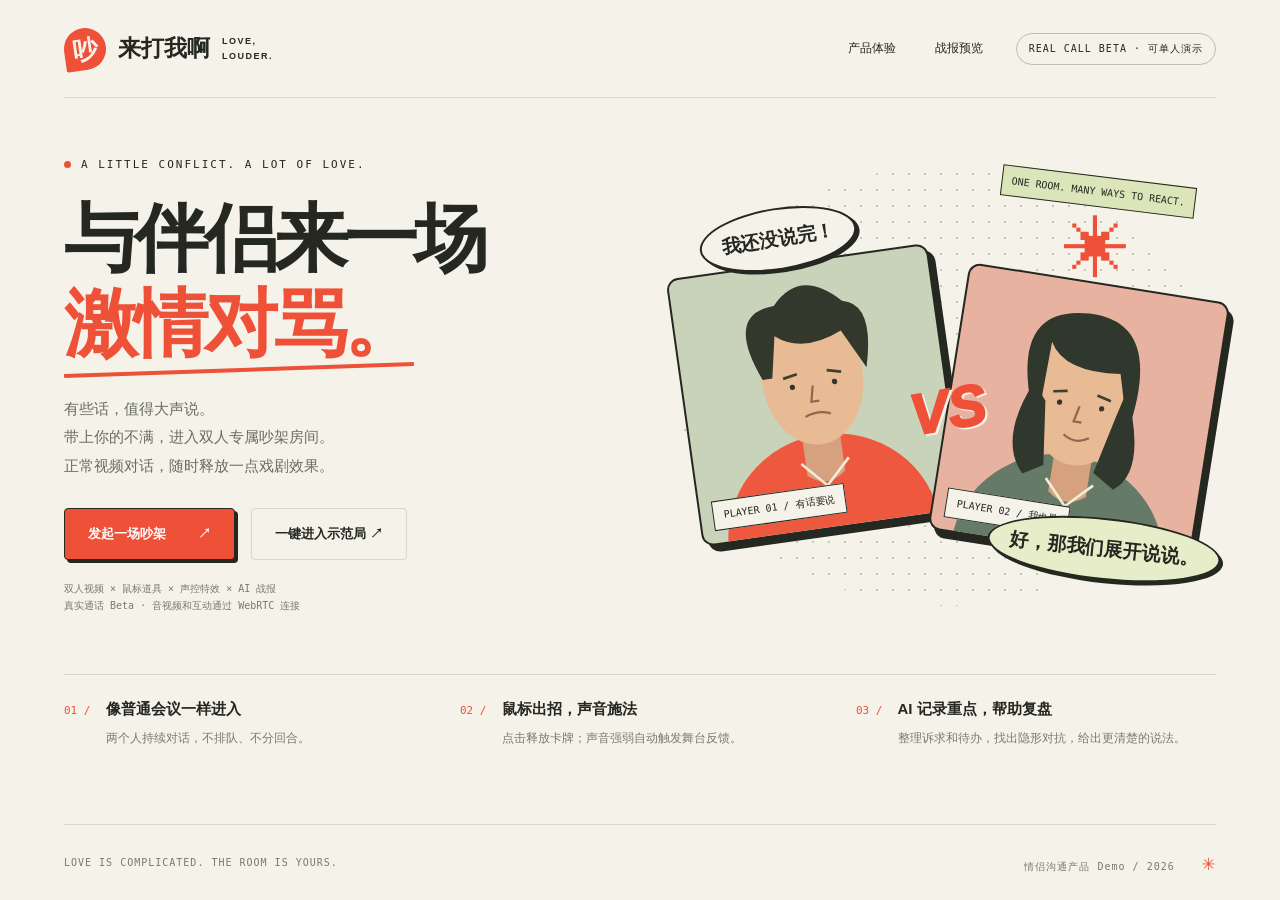
<file: index.html>
<!doctype html>
<html lang="zh-CN">
<head><meta charset="utf-8"><meta name="viewport" content="width=device-width, initial-scale=1"><title>来打我啊 · 情侣吵架助手</title><link rel="stylesheet" href="style.css"><link rel="stylesheet" href="game.css"><link rel="stylesheet" href="reactions.css"></head>
<body>
<link rel="stylesheet" href="rage.css?v=3">
<link rel="stylesheet" href="rage-themes.css?v=3">
<header><a class="brand" href="#" aria-label="返回首页"><span class="brand-icon">吵</span> 来打我啊<span class="brand-en">LOVE, LOUDER.</span></a><nav><button data-go="home">产品体验</button><button data-go="report">战报预览</button><span class="demo">REAL CALL BETA · 可单人演示</span></nav></header>
<main id="app"></main><div id="toast" role="status"></div>
<dialog id="modal"></dialog>
<footer><span>LOVE IS COMPLICATED. THE ROOM IS YOURS.</span><span>情侣沟通产品 Demo / 2026 <b>✳</b></span></footer>
<script src="peerjs.min.js"></script>
<script src="rage.js?v=4"></script>
<script src="head-tracker.js?v=4"></script>
<script src="rage-painter.js?v=4"></script>
<script src="game.js?v=3"></script></body></html>
</file>
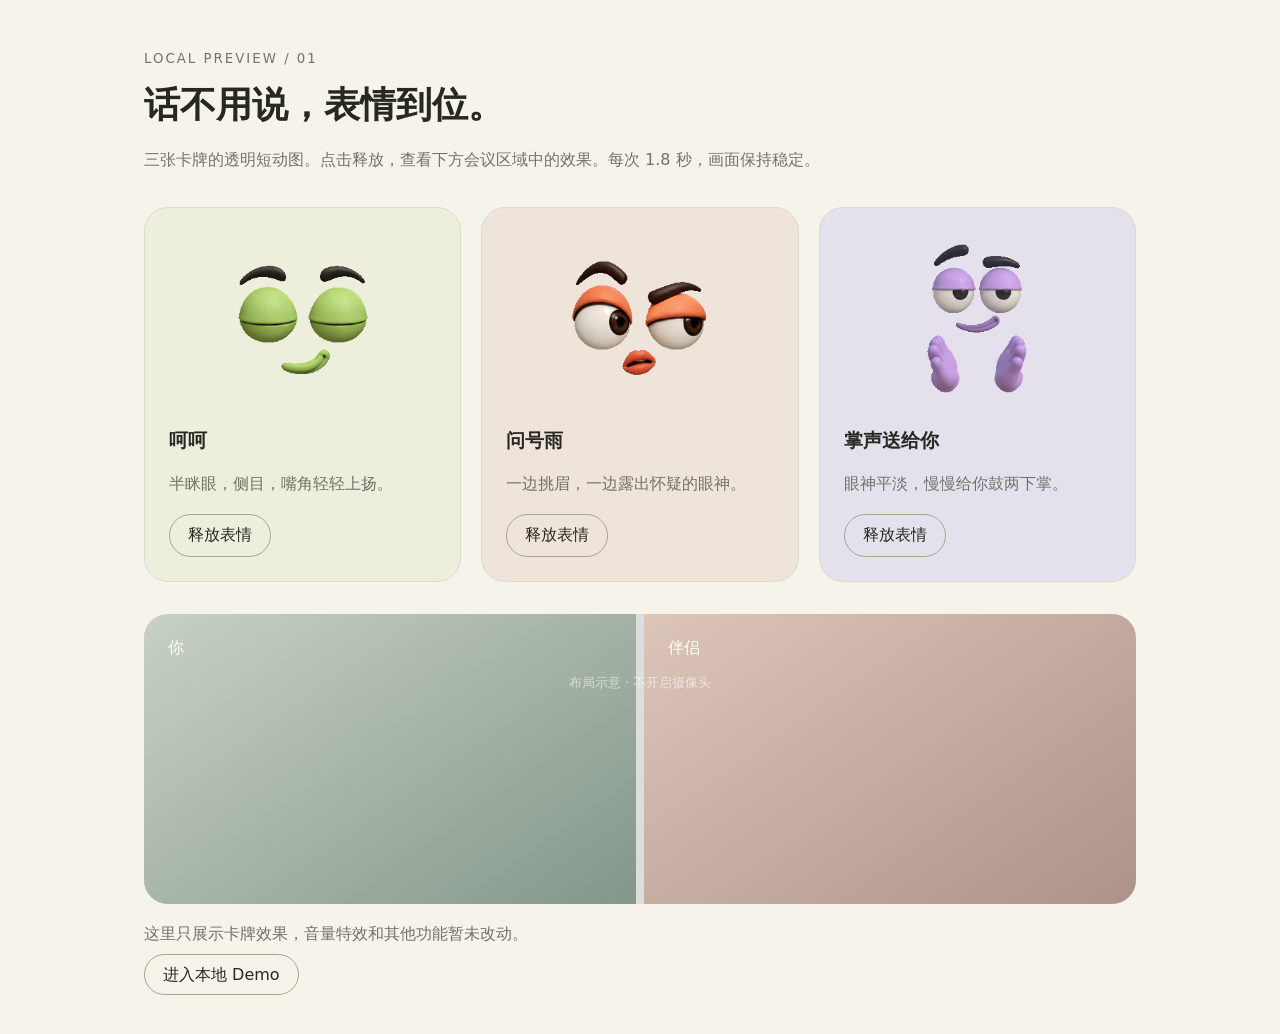
<file: card-preview.html>
<!doctype html>
<html lang="zh-CN">
<meta charset="utf-8">
<meta name="viewport" content="width=device-width,initial-scale=1">
<title>三张表情卡 · 本地预览</title>
<link rel="stylesheet" href="reactions.css">
<style>
*{box-sizing:border-box}body{margin:0;background:#f6f3eb;color:#272822;font-family:system-ui,sans-serif}main{max-width:1040px;margin:auto;padding:48px 24px}small{letter-spacing:2px;color:#727568}h1{font-size:36px;margin:14px 0}p{color:#717369;line-height:1.8}.cards{display:grid;grid-template-columns:repeat(3,1fr);gap:20px;margin:32px 0}.sample{border:1px solid #d8dbcd;border-radius:24px;padding:24px;background:#edeedc}.sample:nth-child(2){background:#efe4da}.sample:nth-child(3){background:#e4e1ed}.sample img{display:block;width:180px;height:180px;margin:auto}button,a{font:inherit;color:inherit;border:1px solid #a2a68f;border-radius:30px;padding:10px 18px;cursor:pointer;background:transparent;text-decoration:none}button:hover{background:#fff8}.scene{height:290px;position:relative;display:grid;grid-template-columns:1fr 1fr;gap:8px;border-radius:24px;overflow:hidden;background:#ddd}.person{padding:24px;background:linear-gradient(145deg,#c8d1c3,#83978b);color:#fff}.person+ .person{background:linear-gradient(145deg,#dcc6b8,#ad9289)}.hint{position:absolute;top:28px;left:0;right:0;text-align:center;color:#fff9;font-size:13px}.scene .card-reaction{bottom:14px}h2{font-size:19px}@media(max-width:640px){.cards{grid-template-columns:1fr}h1{font-size:28px}}
#reaction{position:absolute;inset:0;pointer-events:none}.hint{top:60px}
</style>
<main>
<small>LOCAL PREVIEW / 01</small>
<h1>话不用说，表情到位。</h1>
<p>三张卡牌的透明短动图。点击释放，查看下方会议区域中的效果。每次 1.8 秒，画面保持稳定。</p>
<div class="cards">
<article class="sample"><img src="assets/reactions/hehe.gif" alt="侧目冷笑"><h2>呵呵</h2><p>半眯眼，侧目，嘴角轻轻上扬。</p><button data-effect="hehe">释放表情</button></article>
<article class="sample"><img src="assets/reactions/question.gif" alt="挑眉疑惑"><h2>问号雨</h2><p>一边挑眉，一边露出怀疑的眼神。</p><button data-effect="question">释放表情</button></article>
<article class="sample"><img src="assets/reactions/applause.gif" alt="敷衍鼓掌"><h2>掌声送给你</h2><p>眼神平淡，慢慢给你鼓两下掌。</p><button data-effect="applause">释放表情</button></article>
</div>
<div class="scene"><div class="person">你</div><div class="person">伴侣</div><span class="hint">布局示意 · 不开启摄像头</span><div id="reaction"></div></div>
<p>这里只展示卡牌效果，音量特效和其他功能暂未改动。</p><a href="./">进入本地 Demo</a>
</main>
<script>
let timer;
document.querySelectorAll('[data-effect]').forEach(button => button.onclick = () => {
  clearTimeout(timer);
  const img = new Image();
  img.className = 'card-reaction'; img.alt = '';
  img.src = `assets/reactions/${button.dataset.effect}.gif?play=${Date.now()}`;
  document.querySelector('#reaction').replaceChildren(img);
  timer = setTimeout(() => img.remove(), 1800);
});
</script>
</html>
</file>
<file: style.css>
:root{--paper:#f5f2e9;--ink:#242820;--red:#ee5038;--line:#d6d7cc;--muted:#777b70;--green:#dce5b9}*{box-sizing:border-box}body{margin:0;background:var(--paper);color:var(--ink);font-family:Arial,'PingFang SC','Microsoft YaHei',sans-serif}button,input,textarea{font:inherit}button,a{-webkit-tap-highlight-color:transparent}button{cursor:pointer;color:inherit}button{border:0;background:none}button:disabled{cursor:not-allowed;opacity:.45}button:focus-visible,a:focus-visible,input:focus-visible,textarea:focus-visible{outline:3px solid var(--red);outline-offset:4px}header{height:98px;border-bottom:1px solid var(--line);display:flex;align-items:center;justify-content:space-between;margin:0 5%;gap:20px}.brand{display:flex;align-items:center;gap:12px;font-weight:900;font-size:23px;text-decoration:none;color:inherit}.brand-icon{display:grid;place-items:center;background:var(--red);color:var(--paper);width:42px;height:42px;border-radius:50% 50% 50% 5%;transform:rotate(-8deg);font-size:25px}.brand-en{font-size:9px;letter-spacing:1.5px;max-width:50px;line-height:1.6}nav{display:flex;gap:27px;align-items:center;font-size:12px}.demo{font:10px monospace;border:1px solid #bbbeb0;border-radius:20px;padding:8px 12px;letter-spacing:1px}main{min-height:calc(100vh - 174px);max-width:1440px;margin:auto;padding:48px 5% 40px}footer{margin:0 5%;border-top:1px solid var(--line);min-height:76px;display:flex;align-items:center;justify-content:space-between;font:10px monospace;letter-spacing:1px;color:var(--muted)}footer b{color:var(--red);font-size:22px;margin-left:20px}.eyebrow{font:11px monospace;letter-spacing:2px;margin-bottom:25px;display:flex;align-items:center;gap:10px}.eyebrow:before{content:'';width:7px;height:7px;background:var(--red);border-radius:50%}h1{font-size:clamp(48px,5.8vw,84px);line-height:1.15;letter-spacing:-4px;margin:0 0 25px;font-weight:900}h1 em{color:var(--red);font-style:normal;position:relative}h1 em:after{content:'';position:absolute;bottom:-7px;height:4px;background:var(--red);left:0;right:0;transform:rotate(-2deg)}.hero{display:grid;grid-template-columns:1.05fr 1fr;gap:48px;align-items:center;min-height:480px}.intro{font-size:15px;line-height:1.9;color:#686d61;max-width:400px;margin:28px 0}.primary,.secondary{padding:16px 23px;border-radius:4px;font-size:13px;font-weight:700;display:inline-flex;align-items:center;justify-content:center;gap:32px}.primary{background:var(--red);color:white;box-shadow:3px 3px 0 var(--ink);border:1px solid var(--ink)}.primary:hover{transform:translate(-1px,-1px);box-shadow:4px 4px 0 var(--ink)}.secondary{border:1px solid var(--line);background:transparent}.actions{display:flex;gap:16px;align-items:center;flex-wrap:wrap}.micro{font:10px monospace;color:var(--muted);margin-top:20px;line-height:1.7}.hero-art{height:440px;position:relative;background-image:radial-gradient(#c6c7b9 1px,transparent 1px);background-size:16px 16px;border-radius:50%}.art-label{position:absolute;top:10px;right:20px;font:10px monospace;transform:rotate(7deg);border:1px solid var(--ink);padding:9px;background:var(--green)}.portrait{position:absolute;width:49%;height:270px;border:2px solid var(--ink);border-radius:12px;box-shadow:6px 7px 0 var(--ink);overflow:hidden;top:94px}.portrait.a{left:1%;background:#c9d3ba;transform:rotate(-8deg)}.portrait.b{right:1%;background:#e8b2a0;transform:rotate(9deg);top:115px}.portrait-label{position:absolute;left:12px;bottom:12px;background:var(--paper);padding:7px 10px;font:10px monospace;border:1px solid var(--ink)}.person{width:100%;height:100%}.bubble{position:absolute;padding:16px 20px;background:var(--paper);border:2px solid var(--ink);border-radius:50%;font-size:19px;font-weight:800;box-shadow:3px 3px 0 var(--ink);z-index:2}.bubble.one{left:4%;top:42px;transform:rotate(-9deg)}.bubble.two{right:-1%;bottom:26px;transform:rotate(6deg);background:#e7edc9}.versus{position:absolute;left:43%;top:48%;font-size:57px;font-weight:1000;font-style:italic;z-index:3;color:var(--red);text-shadow:2px 2px var(--paper);transform:rotate(-10deg)}.spark{position:absolute;right:16%;top:46px;font-size:66px;color:var(--red)}.feature-grid{display:grid;grid-template-columns:repeat(3,1fr);border-top:1px solid var(--line);margin-top:48px;padding-top:25px;gap:36px}.feature{display:flex;gap:15px}.feature-num{font:11px monospace;color:var(--red);padding-top:4px}.feature h3{margin:0 0 9px;font-size:15px}.feature p{font-size:12px;color:var(--muted);line-height:1.8;margin:0}.section-head{display:flex;align-items:flex-end;justify-content:space-between;gap:20px;margin-bottom:30px}.section-head h2{font-size:36px;margin:0 0 8px;letter-spacing:-1px}.section-head p{color:var(--muted);font-size:13px;margin:0;line-height:1.7}.step{font:11px monospace;color:var(--red);letter-spacing:2px;margin-bottom:13px}.setup{display:grid;grid-template-columns:1fr 1fr;gap:36px}.panel{border:1px solid var(--line);padding:28px;border-radius:10px;background:#fbfaf4}.panel h3{font-size:18px;margin-top:0}.field{display:block;font-size:12px;font-weight:700;margin:22px 0 8px}input[type=text],textarea{width:100%;border:1px solid #c4c7ba;background:var(--paper);padding:14px;border-radius:4px;outline-offset:2px}textarea{min-height:100px;resize:vertical}.chips{display:flex;gap:8px;flex-wrap:wrap;margin:12px 0}.chip{font-size:11px;border:1px solid var(--line);padding:8px;border-radius:20px}.chip.selected{background:var(--green);border-color:var(--ink)}.check{display:flex;align-items:flex-start;gap:10px;margin:20px 0;font-size:12px;line-height:1.8}.check input{accent-color:var(--red);margin-top:4px}.preview{height:250px;background:#dce1d2;border-radius:8px;overflow:hidden;position:relative}.preview .person{max-width:300px;display:block;margin:auto}.preview video,.video-tile video{width:100%;height:100%;object-fit:cover;transform:scaleX(-1)}.preview-tag{position:absolute;bottom:12px;left:12px;padding:7px;background:var(--paper);font-size:10px}.wide{width:100%;margin-top:20px}.room-layout{display:grid;grid-template-columns:minmax(0,1fr) 245px;gap:22px}.stage{display:grid;grid-template-columns:1fr 1fr;gap:15px;position:relative}.video-tile{background:#d1dac4;height:310px;border:1px solid var(--ink);border-radius:9px;overflow:hidden;position:relative}.video-tile:nth-child(2){background:#e5bdac}.video-tile .person{padding-top:12px}.tile-name{position:absolute;bottom:14px;left:14px;background:var(--paper);border:1px solid var(--ink);padding:7px 11px;border-radius:3px;font-size:11px}.tile-state{position:absolute;right:12px;top:12px;background:#ffffffb3;font-size:10px;padding:6px 9px;border-radius:20px}.stage-vs{position:absolute;left:50%;top:44%;transform:translate(-50%,-50%) rotate(-12deg);font-size:42px;font-weight:900;background:var(--red);color:white;padding:8px;border:2px solid var(--ink);z-index:2}.signal{position:absolute;left:14px;top:15px;display:flex;gap:3px;align-items:center;height:18px}.signal i{width:3px;height:6px;background:var(--ink);animation:wave .8s infinite alternate}.signal i:nth-child(2n){height:16px;animation-delay:.2s}.signal i:nth-child(3n){height:11px;animation-delay:.4s}@keyframes wave{to{height:3px}}.still .signal i{animation:none;height:3px}.still .stage-vs{opacity:.5}.control-bar{display:flex;justify-content:center;gap:10px;margin:18px 0;flex-wrap:wrap}.control{padding:12px 14px;border:1px solid var(--line);border-radius:5px;background:#fcfaf4;font-size:11px}.control.active{background:var(--green)}.control.end{background:var(--ink);color:white}.side{border:1px solid var(--line);border-radius:8px;padding:20px;background:#ebeede}.side h3{font-size:14px;margin:0 0 16px}.side p{font-size:12px;line-height:1.8;color:#69705f}.status-line{border-top:1px solid #cdd2bf;padding-top:15px;margin-top:18px;font:10px monospace}.event{padding:10px 0;border-bottom:1px solid #cdd2bf;font-size:11px;line-height:1.6}.event time{color:var(--muted);margin-right:8px}.cards-head{display:flex;align-items:center;justify-content:space-between;margin:20px 0 12px}.cards-head h3{font-size:14px;margin:0}.cards-head span{font-size:10px;color:var(--muted)}.cards{display:grid;grid-template-columns:repeat(5,1fr);gap:10px}.game-card{background:#fcfaf4;border:1px solid var(--ink);border-radius:6px;text-align:left;padding:15px 12px;min-height:126px;box-shadow:2px 3px 0 #d1d3c5;transition:transform .2s}.game-card:hover:not(:disabled){transform:translateY(-5px) rotate(-2deg)}.game-card:last-child{background:var(--green)}.card-icon{font:25px Georgia;display:block;margin-bottom:17px;color:var(--red)}.game-card strong{display:block;font-size:12px;margin-bottom:6px}.game-card small{font-size:9px;color:var(--muted)}.ribbon{min-height:38px;border:1px dashed #c1c5b5;border-radius:4px;padding:11px;font-size:11px;text-align:center;margin-top:12px;color:#636b58}.report-grid{display:grid;grid-template-columns:1.3fr 1fr;gap:22px}.report-grid .panel{margin-bottom:20px}.report-label{font:10px monospace;color:var(--red);letter-spacing:1px}.summary-row{display:grid;grid-template-columns:60px 1fr;gap:14px;padding:17px 0;border-bottom:1px solid var(--line);font-size:12px;line-height:1.9}.summary-row b{color:var(--muted);font-size:11px}.quote{display:block;margin-top:7px;font-size:10px;color:var(--red);padding:0;text-decoration:underline}.weather{height:110px;width:100%;margin:12px 0}.legend{display:flex;gap:20px;font-size:10px;color:var(--muted)}.legend span:first-child{color:var(--red)}.feedback{padding:15px;background:var(--paper);border-radius:5px;margin-top:16px;font-size:12px;line-height:1.9}.stamp{display:inline-block;border:2px solid var(--red);color:var(--red);padding:8px 12px;transform:rotate(-6deg);font-weight:800;font-size:18px;margin-top:18px}.notice{font-size:11px;line-height:1.8;background:#e8ecd8;padding:12px 16px;border-radius:5px;margin-bottom:24px}.report-actions{display:flex;gap:8px;flex-wrap:wrap;margin-top:18px}.empty{text-align:center;padding:70px 20px}.empty h2{font-size:32px}dialog{background:var(--paper);color:var(--ink);border:1px solid var(--ink);border-radius:12px;padding:32px;max-width:470px;width:90%;box-shadow:8px 8px 0 #24282050}dialog::backdrop{background:#22271d99;backdrop-filter:blur(5px)}dialog h2{margin-top:0}dialog p{font-size:13px;line-height:1.8;color:var(--muted)}#toast{position:fixed;left:50%;bottom:32px;transform:translateX(-50%);background:var(--ink);color:white;padding:13px 22px;border-radius:5px;font-size:12px;opacity:0;pointer-events:none;transition:opacity .2s;z-index:20;max-width:90%}#toast.show{opacity:1}.cold .video-tile{filter:grayscale(.8)}.cold .stage-vs{background:var(--ink);font-size:20px}.cold .game-card{box-shadow:none}.count{font:900 80px Arial;text-align:center;color:var(--red)}@media(max-width:850px){header{height:auto;min-height:90px;flex-wrap:wrap;padding:15px 0}nav{gap:12px}.brand-en{display:none}.hero{grid-template-columns:1fr;gap:20px}.hero-art{max-width:500px;width:100%;margin:auto;height:390px}h1{font-size:62px}.feature-grid{gap:18px}.setup,.report-grid{grid-template-columns:1fr}.room-layout{grid-template-columns:1fr}.side{display:none}.cards{grid-template-columns:repeat(3,1fr)}.video-tile{height:260px}main{padding-top:32px}}@media(max-width:500px){nav .demo{font-size:8px}nav button{font-size:10px}.brand{font-size:20px}.hero-art{height:350px}.portrait{height:220px}.bubble{font-size:15px}.feature-grid{grid-template-columns:1fr}.hero h1{font-size:54px}.section-head{align-items:flex-start;flex-direction:column}.section-head h2{font-size:29px}.video-tile{height:230px}.cards{grid-template-columns:repeat(2,1fr)}.tile-name{left:6px;font-size:9px}.stage-vs{font-size:25px}.demo{font-size:9px}footer{font-size:8px;gap:12px}.panel{padding:20px}}@media(prefers-reduced-motion:reduce){*,*:before,*:after{animation:none!important;transition:none!important}}
</file>
<file: game.css>
.desire-grid{display:grid;grid-template-columns:1fr 1fr;gap:9px}.desire{border:1px solid var(--line);background:var(--paper);padding:13px;text-align:left;border-radius:6px;min-height:78px}.desire strong,.desire small{display:block}.desire strong{font-size:13px;margin-bottom:7px}.desire small{font-size:10px;line-height:1.5;color:var(--muted)}.desire.selected{border-color:var(--ink);background:var(--green);box-shadow:2px 2px 0 var(--ink)}.call-invite{display:grid;gap:7px;margin:16px 0;padding:16px;border:1px solid var(--red);background:#f8e1da}.call-invite span{font:9px monospace;color:var(--red)}.call-invite strong{font-size:16px}.call-invite small{font-size:10px;line-height:1.6;color:var(--muted)}.invite-input{width:100%;border:1px solid var(--ink);background:white;padding:13px;font:11px monospace}.compact{padding:10px 14px;margin-right:8px}.tile-state.live{background:var(--green);color:var(--ink);font-weight:800}.secret-card{margin:20px 0;padding:18px;border:1px dashed var(--ink);background:var(--paper);transform:rotate(-1deg)}.secret-card span,.secret-card strong,.secret-card p{display:block}.secret-card span{font:9px monospace;color:var(--red)}.secret-card strong{font-size:24px;margin:12px 0 5px}.secret-card p{font-size:11px;color:var(--muted);margin:0}.voice-reactor{display:grid;grid-template-columns:1fr auto;gap:12px 20px;align-items:center;background:var(--ink);color:var(--paper);padding:16px 18px;border-radius:8px 8px 0 0}.voice-reactor span,.voice-reactor strong,.voice-reactor small{display:block}.voice-reactor span{font:9px monospace;color:#b9bea9}.voice-reactor strong{font-size:13px;margin:5px 0}.voice-reactor small{font-size:9px;color:#c8cbbf}.voice-reactor .secondary{color:var(--paper);border-color:#6d7167;padding:10px 14px}.voice-level{height:4px;background:#55594f;grid-column:1/-1;overflow:hidden}.voice-level i{display:block;width:0;height:100%;background:var(--red);transition:width .08s}.stage{isolation:isolate}.stage:after{content:'';position:absolute;inset:0;pointer-events:none;z-index:3;opacity:calc(var(--voice,0)*.45);background:repeating-radial-gradient(circle at 25% 52%,transparent 0 35px,#f04f3838 37px 39px,transparent 41px 53px)}.stage-burst{position:absolute;right:10px;top:4px;color:var(--red);font-size:18px;z-index:4}.fx-layer{position:absolute;inset:0;pointer-events:none;z-index:6;display:grid;place-items:center;overflow:hidden}.fx-sticker{background:var(--paper);border:3px solid var(--ink);box-shadow:5px 5px 0 var(--ink);font-weight:900;font-size:38px;padding:15px 25px;transform:rotate(-8deg);animation:fx-pop .7s both}.fx-hehe{font-size:70px;color:var(--red);border-radius:50%}.fx-speech{font-size:28px;border-radius:50%}.fx-applause{background:var(--green);transform:rotate(6deg)}.fx-mark{font-size:30px;color:var(--red)}.fx-rain{position:absolute;inset:-40px 0 0;color:var(--red);font:bold 70px Georgia;letter-spacing:35px;word-spacing:28px;line-height:1.9;transform:rotate(-12deg);animation:fx-rain 1s both}.fx-receipt{background:white;border:1px solid var(--ink);padding:34px 26px;font:700 26px monospace;box-shadow:4px 7px 0 var(--ink);transform:rotate(5deg);animation:fx-drop .9s both}.fx-voice{position:absolute;left:30px;top:30px;border:2px solid var(--red);background:#f5f2e9d9;color:var(--red);padding:8px 12px;font:700 11px monospace;animation:fx-pulse .8s infinite}.fx-impact{font:900 150px Arial;color:var(--red);text-shadow:6px 6px 0 var(--paper);animation:fx-pop .55s both}.fx-blast{display:grid;place-items:center;width:220px;height:220px;color:var(--paper);background:var(--red);clip-path:polygon(50% 0,59% 30%,82% 8%,76% 37%,100% 39%,78% 55%,96% 78%,68% 71%,66% 100%,49% 76%,30% 98%,31% 69%,3% 78%,23% 54%,0 39%,27% 35%,17% 9%,42% 30%);font-size:72px;font-weight:900;animation:fx-blast .9s both}.game-six{grid-template-columns:repeat(4,1fr)}.spark-count{margin:18px 0;background:var(--paper);padding:14px}.spark-count span,.spark-count b,.spark-count small{display:block}.spark-count b{font-size:36px;color:var(--red)}.partner-event{color:#5f7157}.reveal{display:grid;grid-template-columns:190px 1fr;gap:4px 28px;align-items:center;border:2px solid var(--ink);box-shadow:5px 5px 0 var(--red);padding:22px 26px;margin-bottom:26px;background:var(--green)}.reveal span{grid-row:1/4;font:10px monospace}.reveal strong{font-size:30px}.reveal p,.reveal small{margin:0;color:#5e6554}.metric-grid>div{display:grid;grid-template-columns:1fr auto;gap:7px;margin:18px 0;font-size:11px}.metric-grid b{color:var(--red)}.metric-grid i{grid-column:1/-1;height:5px;background:var(--red)}.badge-grid{display:grid;grid-template-columns:1fr 1fr;gap:10px}.badge{border:1px solid var(--line);padding:14px;min-height:105px}.badge span{color:var(--red);font-size:22px}.badge strong,.badge small{display:block}.badge strong{font-size:12px}.badge small{font-size:9px;color:var(--muted)}.conflict-lens{border-color:var(--red);box-shadow:4px 4px 0 #f0b2a7}.conflict-lens blockquote{margin:18px 0;padding:18px 20px;background:var(--ink);color:var(--paper);font-size:24px;font-weight:800;line-height:1.35}.conflict-lens h4{margin:20px 0 10px;font-size:11px}.lens-status{display:flex;align-items:center;gap:10px}.lens-status span{background:var(--red);color:white;padding:6px 9px;font:700 10px monospace}.lens-status small{color:var(--muted);font-size:9px}.premise-list{display:grid;gap:7px}.premise-list div{display:grid;grid-template-columns:28px 1fr;gap:8px;align-items:center;border-bottom:1px solid var(--line);padding:7px 0;font-size:11px}.premise-list b{color:var(--red);font:700 10px monospace}.lens-row{display:grid;grid-template-columns:105px 1fr;gap:12px;margin:18px 0;padding:12px;background:#f1efe5;font-size:11px;line-height:1.6}.rewrite{border:1px dashed var(--ink);padding:14px;margin:16px 0;background:var(--green)}.rewrite span{font:700 9px monospace;color:#5c654e}.rewrite p{font-size:12px;line-height:1.7;margin:7px 0 0}.conflict-lens .chips{margin:12px 0}.conflict-lens .feedback{margin-top:10px}@keyframes fx-pop{0%{opacity:0;transform:scale(.2) rotate(-18deg)}70%{opacity:1;transform:scale(1.12) rotate(5deg)}100%{opacity:1;transform:scale(1) rotate(-4deg)}}@keyframes fx-rain{from{opacity:0;transform:translateY(-80px) rotate(-12deg)}to{opacity:1;transform:translateY(80px) rotate(-12deg)}}@keyframes fx-drop{from{opacity:0;transform:translateY(-160px)}to{opacity:1;transform:translateY(0) rotate(5deg)}}@keyframes fx-pulse{50%{transform:scale(1.08)}}@keyframes fx-blast{0%{opacity:0;transform:scale(.1)}60%{opacity:1;transform:scale(1.2) rotate(18deg)}100%{opacity:0;transform:scale(1.5)}}@media(max-width:850px){.game-six{grid-template-columns:repeat(3,1fr)}.voice-reactor{grid-template-columns:1fr}.voice-reactor .secondary{justify-self:start}.reveal{grid-template-columns:1fr}.reveal span{grid-row:auto}.lens-status{align-items:flex-start;flex-direction:column}}@media(max-width:500px){.desire-grid,.badge-grid{grid-template-columns:1fr}.game-six{grid-template-columns:repeat(2,1fr)}.fx-sticker{font-size:28px}.reveal strong{font-size:25px}.lens-row{grid-template-columns:1fr}.conflict-lens blockquote{font-size:20px}}
</file>
<file: reactions.css>
.card-reaction {
  position: absolute;
  bottom: 8px;
  left: calc(50% - 80px);
  width: 160px;
  height: 160px;
  object-fit: contain;
  pointer-events: none;
  background: transparent;
  border: 0;
  box-shadow: none;
  animation: reaction-fade 1.8s linear both;
}
@keyframes reaction-fade {
  0% { opacity: 0; }
  8%, 84% { opacity: 1; }
  100% { opacity: 0; }
}
@media (max-width: 600px) {
  .card-reaction { width: 120px; height: 120px; left: calc(50% - 60px); bottom: 8px; }
}
@media (prefers-reduced-motion: reduce) {
  .card-reaction { animation: none; }
}

/* Effects live on overlays, never on the video layout or camera pixels. */
.stage::after { content: none; }
.rage-canvas { display: block; width: 100%; height: 100%; }
.head-tracking-status { position:absolute; left:8px; bottom:42px; z-index:7; color:#fff; background:#151921a8; font:9px system-ui,sans-serif; padding:4px 7px; border-radius:4px; pointer-events:none; }
.vfx-audition { display: flex; flex-wrap: wrap; gap: 7px; align-items: center; background: #242820; color: #eee5d2; padding: 10px 14px; }
.vfx-audition span { font-size: 10px; margin-right: auto; color: #bdbdab; }
.vfx-audition button { font-size: 11px; border: 1px solid #756b56; color: #f7ce8d; background: #34382c; padding: 8px 12px; border-radius: 4px; }
.vfx-audition button:hover, .vfx-audition button:focus-visible { background: #55523b; }
.stage, .stage > .video-tile { animation: none; transform: none; }
.voice-fx { position: absolute; inset: 0; z-index: 5; pointer-events: none; overflow: hidden; border-radius: 9px; --level: 0; }
.voice-edge, .voice-ripple { position: absolute; inset: 0; border-radius: inherit; opacity: 0; }
.voice-edge { box-shadow: inset 0 0 22px 5px #f56c4660; }
.voice-ripple { border: 2px solid #f4a675; box-shadow: inset 0 0 12px #f4a67555; }
.voice-wave { position: absolute; bottom: 5px; left: 50%; transform: translateX(-50%); display: flex; align-items: center; gap: 3px; height: 20px; opacity: var(--level); transition: opacity .18s; }
.voice-wave i { width: 3px; border-radius: 4px; background: #f7b899; height: calc(3px + var(--level) * var(--bar) * 17px); transition: height .12s; }
.voice-impact .voice-edge { animation: voice-glow 1s ease-out both; }
.voice-blast .voice-edge { animation: voice-glow 1.6s ease-out both; }
.voice-blast .voice-ripple { animation: voice-edge-ripple 1.6s ease-out both; }
.voice-voice .voice-wave, .voice-impact .voice-wave, .voice-blast .voice-wave { opacity: .85; }
.voice-impact .voice-wave i, .voice-blast .voice-wave i, .voice-voice .voice-wave i { height: calc(4px + var(--bar) * 14px); animation: voice-bar .5s ease-in-out infinite alternate; animation-delay: var(--delay); }
.still .voice-fx { visibility: hidden; }
@keyframes voice-glow { 0%, 100% { opacity: 0; } 20%, 45% { opacity: .85; } }
@keyframes voice-edge-ripple { 0% { opacity: 0; inset: 0; } 20% { opacity: .7; } 100% { opacity: 0; inset: 14px; } }
@keyframes voice-bar { to { height: 4px; } }
@media (prefers-reduced-motion: reduce) {
  .voice-fx * { animation: none !important; transition: none; }
  .voice-impact .voice-edge, .voice-blast .voice-edge { opacity: .5; }
}
</file>
<file: rage.css>
.rage-hud{display:grid;grid-template-columns:1fr 60px 1fr;gap:16px;background:#202320;color:#f7ecd4;padding:18px 20px 12px;border-bottom:3px solid #c4a879}.rage-name,.rage-meta{display:flex;justify-content:space-between;gap:8px;align-items:center}.rage-name strong{font-size:15px}.rage-name span{font:italic 900 12px monospace;color:#ffbc68}.rage-track{position:relative;height:18px;background:#101713;border:2px solid #dac69b;transform:skewX(-12deg);margin:10px 2px 7px;overflow:hidden}.rage-fill{height:100%;background:linear-gradient(90deg,#cba55e,#ff6534);transition:width .35s}.rage-segments{position:absolute;inset:0;background:repeating-linear-gradient(90deg,transparent 0 calc(25% - 2px),#202320 calc(25% - 2px) 25%)}.rage-meta{font:10px monospace;color:#b5b7a9}.rage-versus{text-align:center;align-self:center;font:italic 900 25px monospace;color:#ffc377}.rage-versus small{display:block;font:9px monospace;letter-spacing:3px}.rage-gauge[data-tier="3"] .rage-fill{background:linear-gradient(90deg,#ff763b,#e197ff);box-shadow:0 0 12px #e097ff}.rage-vfx{position:absolute;inset:0;overflow:hidden;pointer-events:none;z-index:3;isolation:isolate}.rage-vfx[hidden]{display:none}.rage-aura{position:absolute;inset:1%;border-radius:45% 45% 20% 20%;box-shadow:inset 10px 0 25px #ff853870,inset -10px 0 25px #ff853870;opacity:0}.rage-smoke i{position:absolute;left:var(--x);top:35%;width:30px;height:45px;background:radial-gradient(ellipse,#e9e1d2a0,transparent 70%);border-radius:50%;opacity:0;animation:rage-smoke 2.4s ease-out infinite;animation-delay:calc(var(--i)*-.37s)}.rage-flames i{position:absolute;left:var(--x);bottom:-12%;width:32px;height:50%;border-radius:80% 10% 55% 20%;background:linear-gradient(0deg,#ff3b1680,#ffae31c0 55%,#fff2a170 85%,transparent);transform-origin:bottom;filter:blur(1px);opacity:0}.rage-lightning{position:absolute;inset:0;width:100%;height:100%;fill:none;stroke:#edbcff;stroke-width:2;filter:drop-shadow(0 0 4px #b449ed);opacity:0}.rage-vfx[data-tier="0"] .rage-smoke{display:none}.rage-vfx[data-tier="2"] .rage-flames i,.rage-vfx[data-tier="3"] .rage-flames i{animation:rage-flame 1.2s ease-in-out infinite alternate;animation-delay:calc(var(--i)*-.19s)}.rage-vfx[data-tier="2"] .rage-aura,.rage-vfx[data-tier="3"] .rage-aura{opacity:.6}.rage-vfx[data-tier="3"] .rage-aura{box-shadow:inset 15px 0 30px #c568f690,inset -15px 0 30px #c568f690}.rage-burst .rage-lightning{animation:rage-electric .6s ease-in-out infinite alternate}.rage-burst .rage-aura{animation:rage-charge .9s ease-in-out infinite alternate}.rage-lab{font-size:12px;padding:14px;background:#eae9df;border:1px solid #d3d3c5}.rage-lab summary{cursor:pointer;font-weight:700}.rage-lab p{font-size:11px;line-height:1.7;color:#666b60}.rage-lab button{padding:8px 12px;margin:4px;border:1px solid #9ba08b;background:#faf9ef;border-radius:4px}.rage-lab input{display:block;width:100%;margin:8px 0;padding:10px}.rage-lab output{display:block;line-height:1.7}.rage-lab form{margin-top:14px}.stage .tile-name,.stage .tile-state{z-index:4}@keyframes rage-smoke{0%{opacity:0;transform:translateY(5px) scale(.6)}35%{opacity:.65}100%{opacity:0;transform:translateY(-100px) scale(1.7)}}@keyframes rage-flame{from{opacity:.4;transform:scaleY(.65) rotate(-7deg)}to{opacity:.8;transform:scaleY(1.15) rotate(6deg)}}@keyframes rage-electric{from{opacity:.15}to{opacity:.8}}@keyframes rage-charge{from{opacity:.5}to{opacity:1}}@media(max-width:600px){.rage-hud{gap:8px;padding:12px 10px;grid-template-columns:1fr 30px 1fr}.rage-name strong{font-size:12px}.rage-versus{font-size:18px}.rage-meta{font-size:8px}.rage-flames i{width:18px}}@media(prefers-reduced-motion:reduce){.rage-vfx *{animation:none!important}.rage-vfx[data-tier="1"] .rage-smoke i{opacity:.25}.rage-fill{transition:none}}
</file>
<file: rage-themes.css>
.vfx-style-picker {
  display: flex;
  align-items: center;
  justify-content: flex-end;
  gap: 7px;
  padding: 8px 18px;
  background: #171a18;
  color: #c9cbbf;
  font: 11px monospace;
  border-bottom: 1px solid #393d36;
}
.vfx-style-picker button {
  border: 1px solid #555c51;
  background: #252a26;
  color: #d9dcd4;
  padding: 6px 11px;
  border-radius: 999px;
  cursor: pointer;
}
.vfx-style-picker button.active[data-vfx-style="purple"] {
  color: #faeaff;
  border-color: #ce75f2;
  background: #5d276f;
  box-shadow: 0 0 12px #c259e966;
}
.vfx-style-picker button.active[data-vfx-style="green"] {
  color: #efffd5;
  border-color: #a7ec47;
  background: #315d19;
  box-shadow: 0 0 12px #83e13c66;
}
.rage-gauge[data-style="green"] .rage-fill {
  background: linear-gradient(90deg, #86ad42, #b7f052);
  box-shadow: 0 0 12px #8be045;
}
@media (max-width: 600px) {
  .vfx-style-picker { justify-content: center; }
}
</file>
